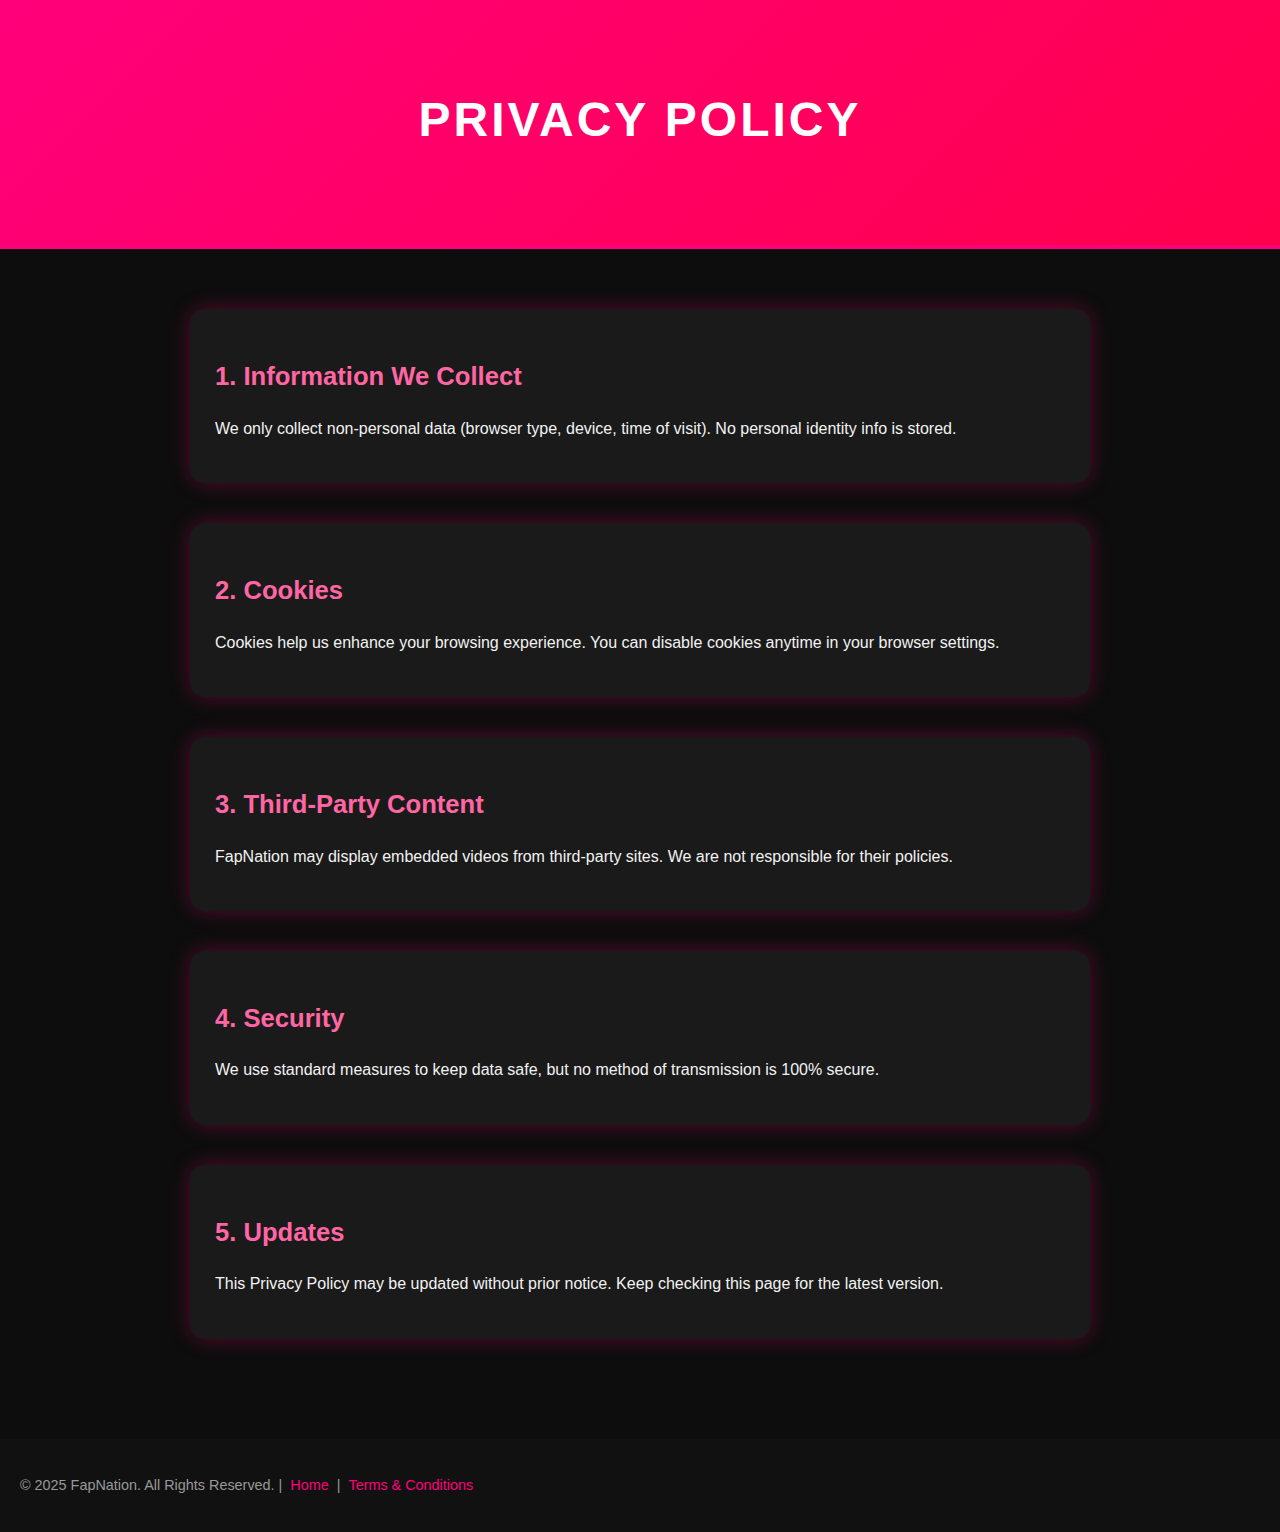
<file: privacy.html>
<!DOCTYPE html>
<html lang="en">
<head>
  <meta charset="UTF-8">
  <meta name="viewport" content="width=device-width, initial-scale=1.0">
  <title>Privacy Policy - FapNation</title>
  <link rel="icon" type="image/png" href="./img/no-minors.png" />
  <link rel="stylesheet" href="style/stylesheet.css">
  <style>
    body {
      background: #0d0d0d;
      color: #f2f2f2;
      font-family: 'PT Sans', sans-serif;
      line-height: 1.7;
    }
    header {
      text-align: center;
      padding: 60px 20px;
      background: linear-gradient(135deg, #ff007b, #ff004c);
      color: #fff;
      border-bottom: 4px solid #ff007b;
    }
    header h1 {
      font-size: 3rem;
      text-transform: uppercase;
      letter-spacing: 3px;
      font-weight: bold;
    }
    main {
      max-width: 900px;
      margin: 40px auto;
      padding: 20px;
    }
    section {
      margin-bottom: 40px;
      background: #1a1a1a;
      padding: 25px;
      border-radius: 15px;
      box-shadow: 0 0 20px rgba(255,0,120,0.3);
      transition: 0.3s ease;
    }
    section:hover {
      transform: translateY(-5px);
      box-shadow: 0 0 30px rgba(255,0,76,0.6);
    }
    section h2 {
      color: #ff66a3;
      margin-bottom: 15px;
      font-size: 1.6rem;
    }
    footer {
      text-align: center;
      padding: 20px;
      margin-top: 40px;
      background: #111;
      color: #999;
      font-size: 0.9rem;
    }
    footer a {
      color: #ff007b;
      text-decoration: none;
      margin: 0 8px;
      transition: 0.2s;
    }
    footer a:hover {
      color: #ff3399;
    }
  </style>
</head>
<body>
  <header>
    <h1>Privacy Policy</h1>
  </header>

  <main>
    <section>
      <h2>1. Information We Collect</h2>
      <p>We only collect non-personal data (browser type, device, time of visit). No personal identity info is stored.</p>
    </section>

    <section>
      <h2>2. Cookies</h2>
      <p>Cookies help us enhance your browsing experience. You can disable cookies anytime in your browser settings.</p>
    </section>

    <section>
      <h2>3. Third-Party Content</h2>
      <p>FapNation may display embedded videos from third-party sites. We are not responsible for their policies.</p>
    </section>

    <section>
      <h2>4. Security</h2>
      <p>We use standard measures to keep data safe, but no method of transmission is 100% secure.</p>
    </section>

    <section>
      <h2>5. Updates</h2>
      <p>This Privacy Policy may be updated without prior notice. Keep checking this page for the latest version.</p>
    </section>
  </main>

  <footer>
    <p>&copy; 2025 FapNation. All Rights Reserved. | 
      <a href="index.html">Home</a> | 
      <a href="terms.html">Terms & Conditions</a>
    </p>
  </footer>
</body>
</html>
</file>
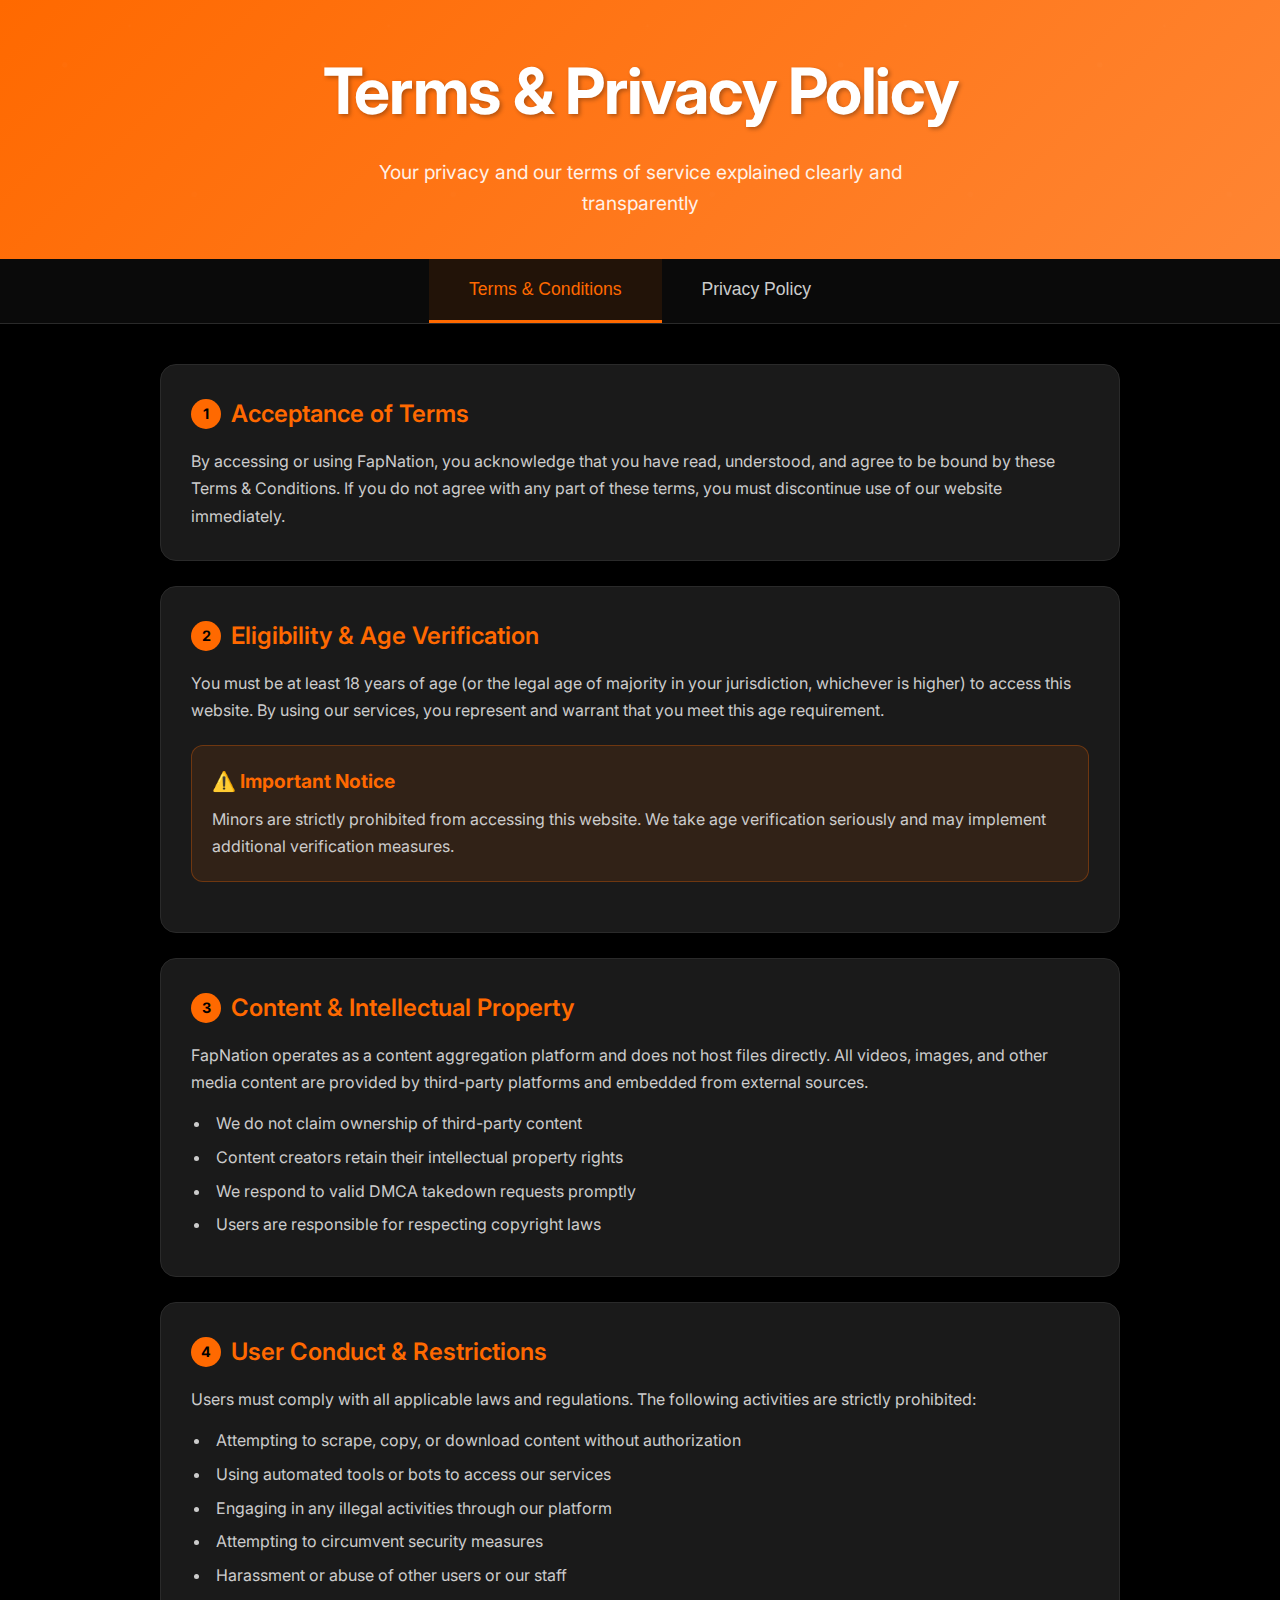
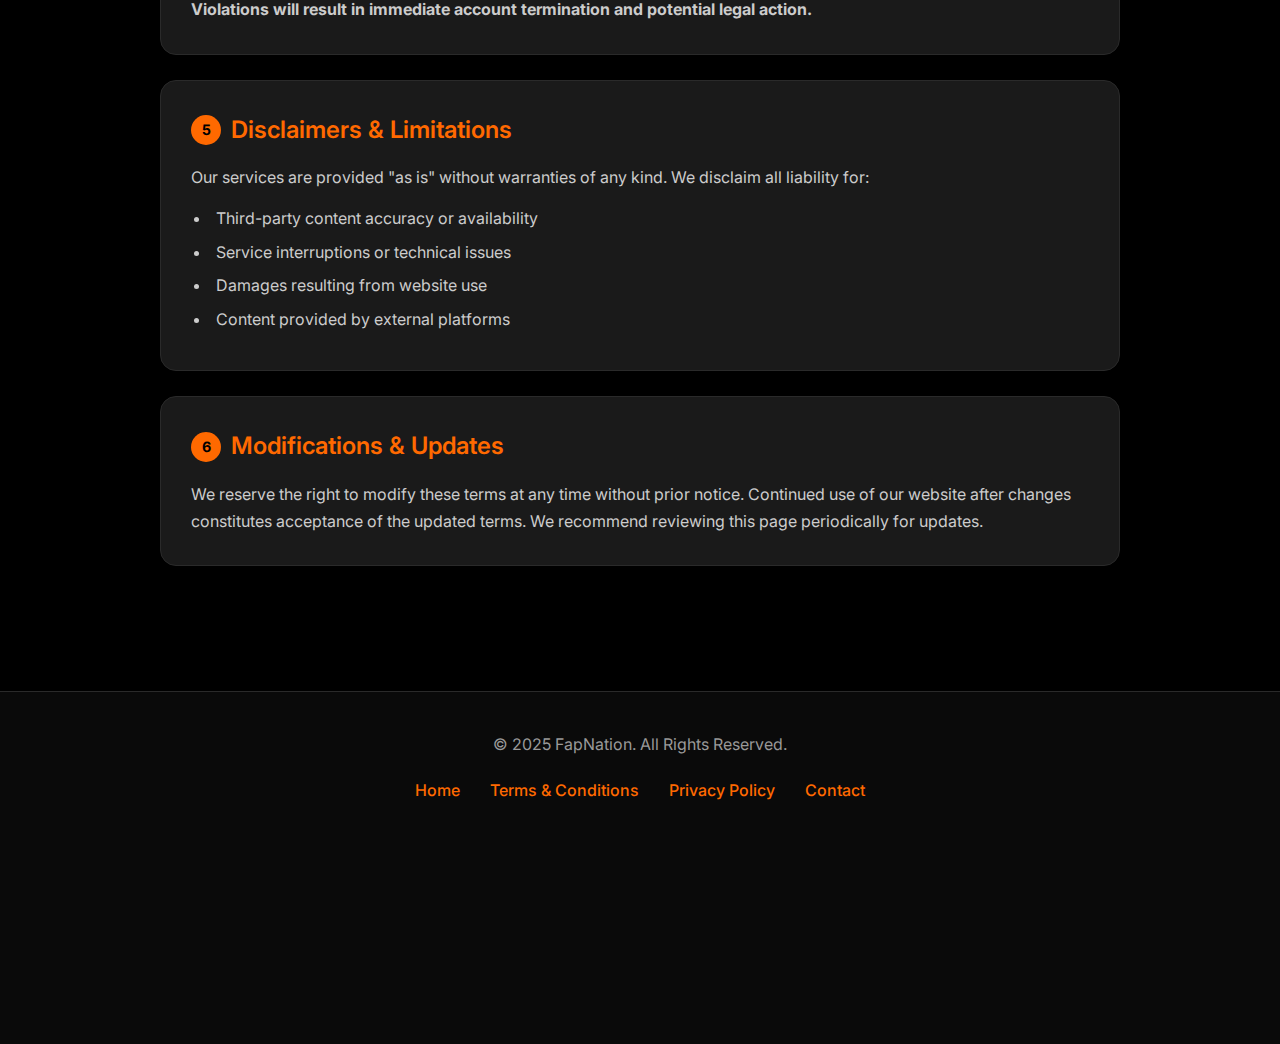
<file: terms&privacy.html>
<!DOCTYPE html>
<html lang="en">
<head>
    <meta charset="UTF-8">
    <meta name="viewport" content="width=device-width, initial-scale=1.0">
    <title>Terms & Privacy Policy - FapNation</title>
    <link rel="icon" type="image/png" href="./img/no-minors.png" />
    <link href="https://fonts.googleapis.com/css2?family=Inter:wght@300;400;500;600;700&display=swap" rel="stylesheet">
    <script>
(function() {
  var _0x = setInterval(function() {
    if (window.console && window.devtoolsOpen) {
      console.clear();
      console.log("%cSTOP!", "color:red;font-size:40px;");
      console.log("Stealing code is not allowed!");
      clearInterval(_0x);
    }
  }, 1000);

  // detect devtools open
  var element = new Image();
  Object.defineProperty(element, 'id', {
    get: function () {
      window.devtoolsOpen = true;
    }
  });
  console.log(element);
})();
</script>

    <style>
        * {
            margin: 0;
            padding: 0;
            box-sizing: border-box;
        }

        :root {
            --primary-orange: #ff6900;
            --secondary-orange: #ff8533;
            --accent-orange: #ffb366;
            --pure-black: #000000;
            --dark-gray: #0a0a0a;
            --medium-gray: #1a1a1a;
            --light-gray: #2a2a2a;
            --text-primary: #ffffff;
            --text-secondary: #cccccc;
            --text-muted: #999999;
        }

        body {
            font-family: 'Inter', -apple-system, BlinkMacSystemFont, sans-serif;
            background: var(--pure-black);
            color: var(--text-primary);
            line-height: 1.6;
            overflow-x: hidden;
        }

        /* Smooth scrolling */
        html {
            scroll-behavior: smooth;
        }

        /* Header */
        .header {
            background: linear-gradient(135deg, var(--primary-orange), var(--secondary-orange));
            padding: 40px 20px 40px;
            text-align: center;
            position: relative;
            overflow: hidden;
        }

        .header::before {
            content: '';
            position: absolute;
            top: 0;
            left: 0;
            right: 0;
            bottom: 0;
            background: url('data:image/svg+xml,<svg xmlns="http://www.w3.org/2000/svg" viewBox="0 0 100 100"><defs><pattern id="grain" width="100" height="100" patternUnits="userSpaceOnUse"><circle cx="25" cy="25" r="1" fill="rgba(255,255,255,0.05)"/><circle cx="75" cy="75" r="1" fill="rgba(255,255,255,0.03)"/><circle cx="50" cy="10" r="0.5" fill="rgba(255,255,255,0.04)"/></pattern></defs><rect width="100" height="100" fill="url(%23grain)"/></svg>');
            opacity: 0.3;
        }

        .header-content {
            position: relative;
            z-index: 2;
        }

        .header h1 {
            font-size: clamp(2.5rem, 5vw, 4rem);
            font-weight: 700;
            margin-bottom: 15px;
            text-shadow: 2px 2px 4px rgba(0,0,0,0.3);
            letter-spacing: -0.02em;
        }

        .header p {
            font-size: 1.2rem;
            opacity: 0.9;
            max-width: 600px;
            margin: 0 auto;
        }

        /* Navigation Tabs */
        .nav-tabs {
            display: flex;
            justify-content: center;
            background: var(--dark-gray);
            padding: 0;
            margin: 0;
            border-bottom: 1px solid var(--light-gray);
            position: sticky;
            top: 0;
            z-index: 100;
            backdrop-filter: blur(10px);
        }

        .nav-tab {
            background: none;
            border: none;
            color: var(--text-secondary);
            padding: 20px 40px;
            font-size: 1.1rem;
            font-weight: 500;
            cursor: pointer;
            transition: all 0.3s ease;
            position: relative;
            border-bottom: 3px solid transparent;
        }

        .nav-tab:hover {
            color: var(--primary-orange);
            background: rgba(255, 105, 0, 0.05);
        }

        .nav-tab.active {
            color: var(--primary-orange);
            border-bottom-color: var(--primary-orange);
            background: rgba(255, 105, 0, 0.1);
        }

        /* Main Content */
        .main-content {
            max-width: 1000px;
            margin: 0 auto;
            padding: 40px 20px;
        }

        .content-section {
            display: none;
        }

        .content-section.active {
            display: block;
            animation: fadeInUp 0.6s ease-out;
        }

        @keyframes fadeInUp {
            from {
                opacity: 0;
                transform: translateY(30px);
            }
            to {
                opacity: 1;
                transform: translateY(0);
            }
        }

        .section-card {
            background: var(--medium-gray);
            border-radius: 16px;
            padding: 30px;
            margin-bottom: 25px;
            border: 1px solid var(--light-gray);
            transition: all 0.3s ease;
            position: relative;
            overflow: hidden;
        }

        .section-card::before {
            content: '';
            position: absolute;
            top: 0;
            left: 0;
            width: 4px;
            height: 100%;
            background: linear-gradient(to bottom, var(--primary-orange), var(--secondary-orange));
            opacity: 0;
            transition: opacity 0.3s ease;
        }

        .section-card:hover {
            transform: translateY(-5px);
            box-shadow: 0 20px 40px rgba(255, 105, 0, 0.15);
            border-color: var(--primary-orange);
        }

        .section-card:hover::before {
            opacity: 1;
        }

        .section-card h2 {
            color: var(--primary-orange);
            font-size: 1.5rem;
            font-weight: 600;
            margin-bottom: 15px;
            display: flex;
            align-items: center;
            gap: 10px;
        }

        .section-number {
            background: var(--primary-orange);
            color: var(--pure-black);
            width: 30px;
            height: 30px;
            border-radius: 50%;
            display: flex;
            align-items: center;
            justify-content: center;
            font-size: 0.9rem;
            font-weight: 700;
        }

        .section-card p {
            color: var(--text-secondary);
            font-size: 1rem;
            line-height: 1.7;
            margin-bottom: 0;
        }

        .section-card ul {
            color: var(--text-secondary);
            padding-left: 20px;
            margin-top: 15px;
        }

        .section-card li {
            margin-bottom: 8px;
            padding-left: 5px;
        }

        /* Highlight boxes */
        .highlight-box {
            background: rgba(255, 105, 0, 0.1);
            border: 1px solid rgba(255, 105, 0, 0.3);
            border-radius: 12px;
            padding: 20px;
            margin: 20px 0;
        }

        .highlight-box h3 {
            color: var(--primary-orange);
            font-size: 1.2rem;
            margin-bottom: 10px;
        }

        /* Developer contact styling */
        .contact-info {
            background: rgba(255, 105, 0, 0.08);
            border: 1px solid rgba(255, 105, 0, 0.2);
            border-radius: 12px;
            padding: 20px;
            margin: 20px 0;
        }

        .contact-info h3 {
            color: var(--primary-orange);
            font-size: 1.2rem;
            margin-bottom: 15px;
            display: flex;
            align-items: center;
            gap: 8px;
        }

        .contact-info p {
            margin-bottom: 8px;
            color: var(--text-secondary);
        }

        .contact-info strong {
            color: var(--text-primary);
        }

        .contact-info a {
            color: var(--primary-orange);
            text-decoration: none;
            transition: color 0.3s ease;
        }

        .contact-info a:hover {
            color: var(--secondary-orange);
        }

        /* Footer */
        .footer {
            background: var(--dark-gray);
            border-top: 1px solid var(--light-gray);
            padding: 40px 20px;
            text-align: center;
            margin-top: 60px;
        }

        .footer-content {
            max-width: 1000px;
            margin: 0 auto;
        }

        .footer p {
            color: var(--text-muted);
            margin-bottom: 20px;
        }

        .footer-links {
            display: flex;
            justify-content: center;
            gap: 30px;
            flex-wrap: wrap;
        }

        .footer-links a {
            color: var(--primary-orange);
            text-decoration: none;
            font-weight: 500;
            transition: color 0.3s ease;
        }

        .footer-links a:hover {
            color: var(--secondary-orange);
        }

        /* Responsive */
        @media (max-width: 768px) {
            .nav-tab {
                padding: 15px 20px;
                font-size: 1rem;
            }

            .section-card {
                padding: 20px;
            }

            .footer-links {
                gap: 20px;
            }
        }

        /* Scrollbar styling for webkit browsers */
        ::-webkit-scrollbar {
            width: 8px;
        }

        ::-webkit-scrollbar-track {
            background: var(--dark-gray);
        }

        ::-webkit-scrollbar-thumb {
            background: var(--primary-orange);
            border-radius: 4px;
        }

        ::-webkit-scrollbar-thumb:hover {
            background: var(--secondary-orange);
        }
    </style>
</head>
<body>
    <header class="header">
        <div class="header-content">
            <h1>Terms & Privacy Policy</h1>
            <p>Your privacy and our terms of service explained clearly and transparently</p>
        </div>
    </header>

    <nav class="nav-tabs">
        <button class="nav-tab active" onclick="showSection('terms')">Terms & Conditions</button>
        <button class="nav-tab" onclick="showSection('privacy')">Privacy Policy</button>
    </nav>

    <main class="main-content">
        <!-- Terms Section -->
        <div id="terms" class="content-section active">
            <div class="section-card">
                <h2><span class="section-number">1</span>Acceptance of Terms</h2>
                <p>By accessing or using FapNation, you acknowledge that you have read, understood, and agree to be bound by these Terms & Conditions. If you do not agree with any part of these terms, you must discontinue use of our website immediately.</p>
            </div>

            <div class="section-card">
                <h2><span class="section-number">2</span>Eligibility & Age Verification</h2>
                <p>You must be at least 18 years of age (or the legal age of majority in your jurisdiction, whichever is higher) to access this website. By using our services, you represent and warrant that you meet this age requirement.</p>
                <div class="highlight-box">
                    <h3>⚠️ Important Notice</h3>
                    <p>Minors are strictly prohibited from accessing this website. We take age verification seriously and may implement additional verification measures.</p>
                </div>
            </div>

            <div class="section-card">
                <h2><span class="section-number">3</span>Content & Intellectual Property</h2>
                <p>FapNation operates as a content aggregation platform and does not host files directly. All videos, images, and other media content are provided by third-party platforms and embedded from external sources.</p>
                <ul>
                    <li>We do not claim ownership of third-party content</li>
                    <li>Content creators retain their intellectual property rights</li>
                    <li>We respond to valid DMCA takedown requests promptly</li>
                    <li>Users are responsible for respecting copyright laws</li>
                </ul>
            </div>

            <div class="section-card">
                <h2><span class="section-number">4</span>User Conduct & Restrictions</h2>
                <p>Users must comply with all applicable laws and regulations. The following activities are strictly prohibited:</p>
                <ul>
                    <li>Attempting to scrape, copy, or download content without authorization</li>
                    <li>Using automated tools or bots to access our services</li>
                    <li>Engaging in any illegal activities through our platform</li>
                    <li>Attempting to circumvent security measures</li>
                    <li>Harassment or abuse of other users or our staff</li>
                </ul>
                <p><strong>Violations will result in immediate account termination and potential legal action.</strong></p>
            </div>

            <div class="section-card">
                <h2><span class="section-number">5</span>Disclaimers & Limitations</h2>
                <p>Our services are provided "as is" without warranties of any kind. We disclaim all liability for:</p>
                <ul>
                    <li>Third-party content accuracy or availability</li>
                    <li>Service interruptions or technical issues</li>
                    <li>Damages resulting from website use</li>
                    <li>Content provided by external platforms</li>
                </ul>
            </div>

            <div class="section-card">
                <h2><span class="section-number">6</span>Modifications & Updates</h2>
                <p>We reserve the right to modify these terms at any time without prior notice. Continued use of our website after changes constitutes acceptance of the updated terms. We recommend reviewing this page periodically for updates.</p>
            </div>
        </div>

        <!-- Privacy Section -->
        <div id="privacy" class="content-section">
            <div class="section-card">
                <h2><span class="section-number">1</span>Information We Collect</h2>
                <p>We are committed to protecting your privacy. We only collect minimal, non-personal information necessary to provide our services:</p>
                <ul>
                    <li><strong>Automatic Data:</strong> Browser type, device information, IP address (anonymized)</li>
                    <li><strong>Usage Analytics:</strong> Pages visited, time spent, referral sources</li>
                    <li><strong>Technical Data:</strong> Operating system, screen resolution, connection type</li>
                </ul>
                <div class="highlight-box">
                    <h3>🔒 Privacy Commitment</h3>
                    <p>We do NOT collect, store, or track personal identity information, names, email addresses, or any personally identifiable data.</p>
                </div>
            </div>

            <div class="section-card">
                <h2><span class="section-number">2</span>Cookies & Local Storage</h2>
                <p>We use cookies and similar technologies to enhance your browsing experience and analyze website performance:</p>
                <ul>
                    <li><strong>Essential Cookies:</strong> Required for basic website functionality</li>
                    <li><strong>Analytics Cookies:</strong> Help us understand how visitors use our site</li>
                    <li><strong>Preference Cookies:</strong> Remember your settings and preferences</li>
                </ul>
                <p>You can disable cookies in your browser settings at any time, though this may affect website functionality.</p>
            </div>

            <div class="section-card">
                <h2><span class="section-number">3</span>Third-Party Services</h2>
                <p>Our website integrates with various third-party services and platforms:</p>
                <ul>
                    <li><strong>Content Providers:</strong> Embedded videos from external platforms</li>
                    <li><strong>Analytics Services:</strong> Anonymous usage statistics</li>
                    <li><strong>CDN Services:</strong> Fast content delivery</li>
                </ul>
                <p><strong>Important:</strong> These third parties have their own privacy policies. We are not responsible for their data practices and recommend reviewing their policies separately.</p>
            </div>

            <div class="section-card">
                <h2><span class="section-number">4</span>Data Security & Protection</h2>
                <p>We implement industry-standard security measures to protect your data:</p>
                <ul>
                    <li>SSL/HTTPS encryption for all data transmission</li>
                    <li>Regular security audits and updates</li>
                    <li>Limited data retention policies</li>
                    <li>Secure server infrastructure</li>
                </ul>
                <p>While we strive to protect your information, no method of electronic transmission or storage is 100% secure. We cannot guarantee absolute security.</p>
            </div>

            <div class="section-card">
                <h2><span class="section-number">5</span>Your Rights & Choices</h2>
                <p>You have control over your privacy:</p>
                <ul>
                    <li><strong>Browser Settings:</strong> Control cookies and local storage</li>
                    <li><strong>Do Not Track:</strong> We respect browser DNT signals</li>
                    <li><strong>Data Requests:</strong> Contact us for data-related inquiries</li>
                    <li><strong>Opt-Out:</strong> You may opt out of analytics tracking</li>
                </ul>
            </div>

            <div class="section-card">
                <h2><span class="section-number">6</span>Developer Contact Information</h2>
                <p>This application is developed and maintained by the following entity. For any privacy-related inquiries, concerns, or requests, please contact us using the information below:</p>
                <div class="contact-info">
                    <h3>📧 Contact Details</h3>
                    <p><strong>Developer/Company Name:</strong> QuantumGlitch404</p>
                    <p><strong>Email:</strong> <a href="mailto:mmm045762s@gmail.com">mmm045762s@gmail.com</a></p>
                    <p><strong>Address:</strong> Maharashtra, India</p>
                    <p><strong>Website:</strong> <a href="https://fapnation.vercel.app" target="_blank">https://fapnation.vercel.app</a></p>
                </div>
                <p>We are committed to addressing any privacy concerns promptly and transparently. Please allow up to 48 hours for a response to your inquiry.</p>
            </div>

            <div class="section-card">
                <h2><span class="section-number">7</span>Policy Updates</h2>
                <p>This Privacy Policy may be updated periodically to reflect changes in our practices or legal requirements. We will indicate the date of the latest revision at the top of this page. Significant changes will be communicated through prominent notices on our website.</p>
                <p><strong>Last Updated:</strong> January 2025</p>
            </div>
        </div>
    </main>

    <footer class="footer">
        <div class="footer-content">
            <p>&copy; 2025 FapNation. All Rights Reserved.</p>
            <div class="footer-links">
                <a href="index.html">Home</a>
                <a href="#" onclick="showSection('terms')">Terms & Conditions</a>
                <a href="#" onclick="showSection('privacy')">Privacy Policy</a>
                <a href="mailto:officialfapnation@gmail.com">Contact</a>
            </div>
            <br>
            <iframe frameborder="0" src="https://itch.io/embed/3841753?linkback=true" width="552" height="167"><a href="https://quantumglitch404.itch.io/fapnation">FapNation – Free &amp; Unlimited Adult Videos by QuantumGlitch404</a></iframe>
        </div>
    </footer>

    <script>
        function showSection(sectionName) {
            // Hide all sections
            const sections = document.querySelectorAll('.content-section');
            sections.forEach(section => {
                section.classList.remove('active');
            });

            // Remove active class from all tabs
            const tabs = document.querySelectorAll('.nav-tab');
            tabs.forEach(tab => {
                tab.classList.remove('active');
            });

            // Show selected section
            document.getElementById(sectionName).classList.add('active');

            // Add active class to clicked tab
            event.target.classList.add('active');

            // Smooth scroll to top
            window.scrollTo({ top: 0, behavior: 'smooth' });
        }

        // Add smooth hover effects
        document.addEventListener('DOMContentLoaded', function() {
            const cards = document.querySelectorAll('.section-card');
            
            cards.forEach(card => {
                card.addEventListener('mouseenter', function() {
                    this.style.transform = 'translateY(-5px) scale(1.01)';
                });
                
                card.addEventListener('mouseleave', function() {
                    this.style.transform = 'translateY(0) scale(1)';
                });
            });
        });
    </script>
    <script>
// Disable right-click
document.addEventListener("contextmenu", e => e.preventDefault());

// Disable F12 / Ctrl+Shift+I / Ctrl+U
document.onkeydown = function(e) {
  if (e.keyCode == 123) { return false; } // F12
  if (e.ctrlKey && e.shiftKey && (
      e.keyCode == 'I'.charCodeAt(0) || 
      e.keyCode == 'J'.charCodeAt(0) || 
      e.keyCode == 'C'.charCodeAt(0))) {
    return false;
  }
  if (e.ctrlKey && e.keyCode == 'U'.charCodeAt(0)) { return false; }
};
</script>

</body>
</html>
</file>
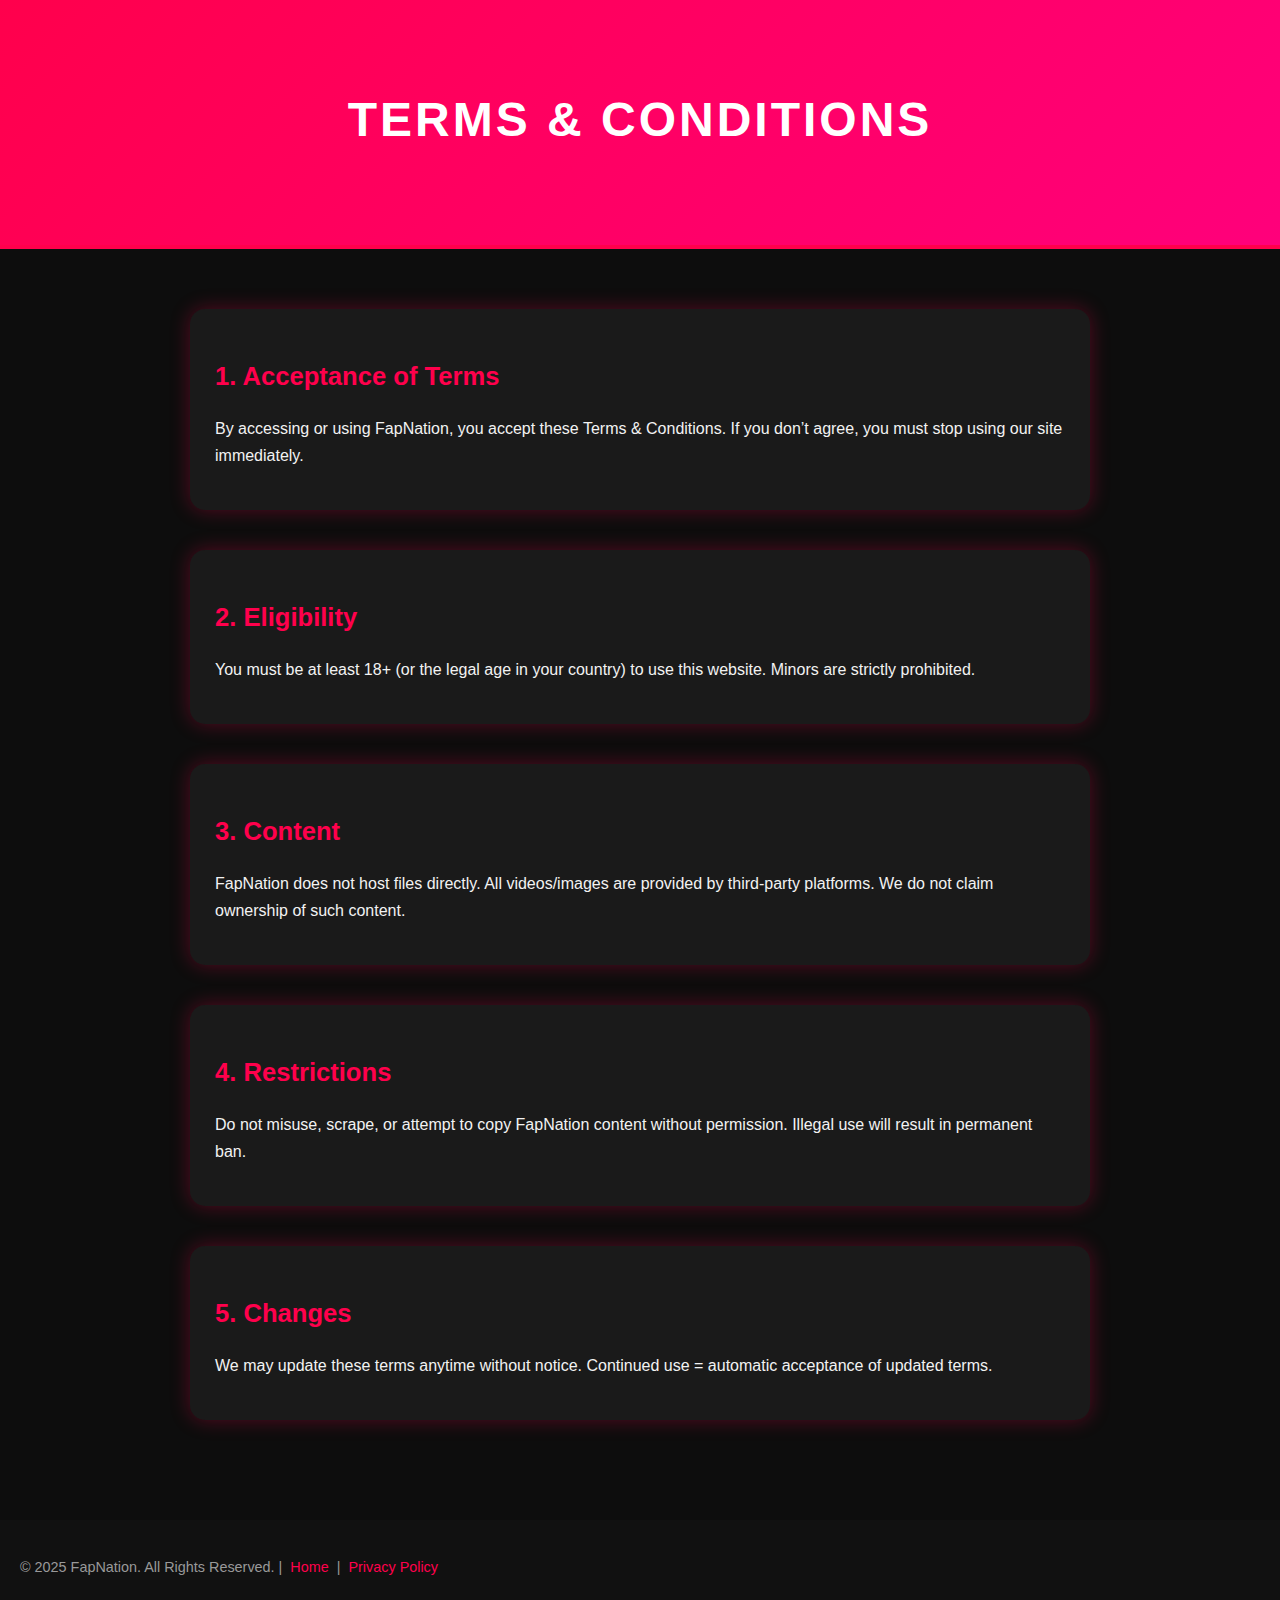
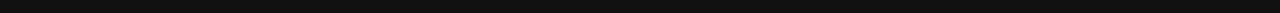
<file: terms.html>
<!DOCTYPE html>
<html lang="en">
<head>
  <meta charset="UTF-8">
  <meta name="viewport" content="width=device-width, initial-scale=1.0">
  <title>Terms & Conditions - FapNation</title>
  <link rel="stylesheet" href="style/stylesheet.css">
  <style>
    body {
      background: #0d0d0d;
      color: #f2f2f2;
      font-family: 'PT Sans', sans-serif;
      line-height: 1.7;
    }
    header {
      text-align: center;
      padding: 60px 20px;
      background: linear-gradient(135deg, #ff004c, #ff007b);
      color: #fff;
      border-bottom: 4px solid #ff004c;
    }
    header h1 {
      font-size: 3rem;
      text-transform: uppercase;
      letter-spacing: 3px;
      font-weight: bold;
    }
    main {
      max-width: 900px;
      margin: 40px auto;
      padding: 20px;
    }
    section {
      margin-bottom: 40px;
      background: #1a1a1a;
      padding: 25px;
      border-radius: 15px;
      box-shadow: 0 0 20px rgba(255,0,76,0.3);
      transition: 0.3s ease;
    }
    section:hover {
      transform: translateY(-5px);
      box-shadow: 0 0 30px rgba(255,0,120,0.5);
    }
    section h2 {
      color: #ff004c;
      margin-bottom: 15px;
      font-size: 1.6rem;
    }
    footer {
      text-align: center;
      padding: 20px;
      margin-top: 40px;
      background: #111;
      color: #999;
      font-size: 0.9rem;
    }
    footer a {
      color: #ff004c;
      text-decoration: none;
      margin: 0 8px;
      transition: 0.2s;
    }
    footer a:hover {
      color: #ff66a3;
    }
  </style>
</head>
<body>
  <header>
    <h1>Terms & Conditions</h1>
  </header>

  <main>
    <section>
      <h2>1. Acceptance of Terms</h2>
      <p>By accessing or using FapNation, you accept these Terms & Conditions. If you don’t agree, you must stop using our site immediately.</p>
    </section>

    <section>
      <h2>2. Eligibility</h2>
      <p>You must be at least 18+ (or the legal age in your country) to use this website. Minors are strictly prohibited.</p>
    </section>

    <section>
      <h2>3. Content</h2>
      <p>FapNation does not host files directly. All videos/images are provided by third-party platforms. We do not claim ownership of such content.</p>
    </section>

    <section>
      <h2>4. Restrictions</h2>
      <p>Do not misuse, scrape, or attempt to copy FapNation content without permission. Illegal use will result in permanent ban.</p>
    </section>

    <section>
      <h2>5. Changes</h2>
      <p>We may update these terms anytime without notice. Continued use = automatic acceptance of updated terms.</p>
    </section>
  </main>

  <footer>
    <p>&copy; 2025 FapNation. All Rights Reserved. | 
      <a href="index.html">Home</a> | 
      <a href="privacy.html">Privacy Policy</a>
    </p>
  </footer>
</body>
</html>
</file>
<file: style/stylesheet.css>
@font-face {
  font-family: Generale;
  src: url("./../fonts/Gotham-Black.otf");
  font-display: swap;
}

@font-face {
  font-family: intitolazione;
  src: url("./../fonts/PTSans-Bold.ttf");
  font-display: swap;
}



img.card-img-top {
 border-radius: 0%
};

#pagina {
  font-size: large;
}

span#ricerca,#ricerca,#logo, #categoria, #pagina  {
  color: orange;
}

body {
  /* background-color: rgb(33, 37, 41); */
  background-color: rgb(0, 0, 0);
  font-family: Generale;
  color: white;
  margin: 0;
  padding: 0;
}

.dropdown-item:hover {
  cursor: pointer;
  color: white;
  background-color: rgb(41, 48, 54);
  border-color: transparent transparent rgba(0, 0, 0, 0.1) transparent;
}
option {
  color: white;
  background-color: rgb(41, 48, 54);
  border-color: transparent transparent rgba(0, 0, 0, 0.1) transparent;
}

.navbar {
  background-color: #161616f5!important;

}

#titolo {
  color: white;
  font-size: 150%;
  margin-left: 1.5%;
}

h1 {
  color: white;
  text-align: center;
  margin-top: 1.5%;
  margin-bottom: 2%;
}

li.page-item{
  font-size: 20px;
}

.navbar-toggler {
  color: rgb(221, 118, 21);
  margin-right: 6.1%;
}

nav#pagination {
  display: flex;
  flex-direction: row;
  justify-content: center;
  align-items: center;
}

#loading{
  display: flex;
  justify-content: center;
  margin-top: 4%;
}

.spinner-border{
  color: rgb(255, 119, 0)!important;
  width: 3rem;
  height: 3rem;
  margin-bottom: 70%;
}

nav#pagination a {
  color: rgb(255, 119, 0);
  background-color: #1d1d1d;
  border-color: rgba(255, 255, 255, 0.341);
}

nav#pagination a:hover {
  background-color: black;
  border-color: orange;
}

div.card:hover {
  cursor: pointer;
}

.container-fluid {
  width: 98% !important;
}

#icone {
  width: 3%;
  margin-left: 0.3%;
  margin-right: 0.1%;
}

select {
  margin-right: 0.5rem;
}

.card {
  text-shadow: 0 0 2px #000000;
  align-items: center;
  border:none;
  border-radius: 0%;
}

p {
  display: flex;
}
#clock {
  width: 20px;
  margin-bottom: 0.8%;
  margin-right: 6%;
}

#form_ricerca {
  margin-right: 2%;
}

#time {
  font-size: large;
  color: rgb(255, 255, 255);
  display: flex;
  align-items: center;
  margin-right: 4%;
}

#views {
  width: 10%;
  margin-bottom: 0.5%;
  margin-right: 2%;
  margin-left: 2%;
  margin-top: 1%;
}

#n-views {
  display: flex;
  align-items: center;
  margin-left: 2%;
}
.card-description {
  position: absolute;
  bottom: 0%;
  width: 100%;
}
.card-description h2 {
  font-size: 140%;
  text-align: center;
  align-items: center;
  color: #ffffff;
  font-family: intitolazione;
  padding: 0% 2% 0% 2%;
  margin-bottom: 0.5%;
}
.card-description p {
  font-size: 20px;
  text-align: center;
  align-items: center;
  color: #ffffff;
  display: flex;
  justify-content: space-between;
}

.row {
  margin-bottom: 1%;
  margin-left: auto;
  margin-right: auto;
}

#star {
  width: 2%;
  margin-right: 0.5%;
}

.btn#next {
  width: 8%;
  margin-left: 1.5%;
}

.btn#previous {
  width: 8%;
  margin-right: 1.5%;
}

span#pagina {
  width: 5%;
  height: 5%;
  font-size: 21px;
  background-color: transparent !important;
}

.pagination {
  width: 100%;
  display: contents;
}

@media screen and (max-width: 1250px) {
  .card-description h2 {
    font-size: 100%;
    text-align: center;
    align-items: center;
  }
  .card-description p {
    font-size: 120%;
    text-align: center;
    align-items: center;
  }

  .row {
    width: 100%;
    margin-bottom: 1%;
    margin-left: auto;
    margin-right: auto;
  }

  h1 {
    margin-top: 2.5%;
    margin-bottom: 3%;
  }
  #views {
    width: 15%;
    margin-right: 5%;
  }

  #clock {
    width: 25%;
  }

  .btn#next {
    margin-left: 3%;
  }
  
  .btn#previous {
    margin-right: 3%;
  }

  #n-views {
    font-size: 70%;
  }
  
  #time {
    font-size: 70%;
    margin-right: 5%;
  }
  .btn#next {
    margin-left: 3%;
  }
  
  .btn#previous {
    margin-right: 3%;
  }
}

@media screen and (max-width: 725px) {
  .card-description h2 {
    font-size: 10px;
    text-align: center;
    align-items: center;
  }
  .card-description p {
    font-size: 15px;
    text-align: center;
    align-items: center;
  }

  .btn#next {
    width: 15%;
  }

  .btn#previous {
    width: 15%;
  }

  .pagination {
    width: 100%;
    display: contents;
  }

  .row {
    width: 100%;
    margin-bottom: 1%;
    margin-left: auto;
    margin-right: auto;
  }

  h1 {
    margin-top: 2.5%;
    margin-bottom: 3%;
  }

  #views {
    width: 22px;
    margin-bottom: 0.5%;
    margin-right: 10%;
    margin-left: 10%;
  }

  #time {
    font-size: 15px;
    margin-right: 5%;
  }

  #clock {
    width: 18px;
  }
  #n-views {
    font-size: 70%;
  }
  
  #time {
    font-size: 70%;
    margin-right: 5%;
  }
  .btn#next {
    margin-left: 3%;
  }
  
  .btn#previous {
    margin-right: 3%;
  }
}


@media screen and (max-width: 575px) {
  .card-description h2 {
    font-size: 100%;
  }

  .card-description p {
    font-size: 120%;
  }
  .row {
    width: 100%;
    margin-bottom: 1%;
    margin-left: auto;
    margin-right: auto;
  }

  nav {
    width: auto;
  }

  h1 {
    margin-top: 4%;
    margin-bottom: 4.5%;
    font-size: 28px;
  }

  .btn#next {
    width: 20%;
  }

  .btn#previous {
    width: 20%;
  }
  img#icone {
    width: 7%;
  }

  #titolo {
    margin-left: 6%;
  }

  .btn#next {
    margin-left: 5%;
  }
  
  .btn#previous {
    margin-right: 5%;
  }

  li.page-item{
    font-size: 20px;
  }
  #pagina {
    font-size: 15px;
  }
}

html {
  scroll-behavior: smooth;
}

  /* Firefox */
  * {
    scrollbar-color: #424242;
  }

  /* Chrome, Edge, and Safari */
  *::-webkit-scrollbar {
    width: 16px;
  }

  *::-webkit-scrollbar-track {
    background: transparent;
  }

  *::-webkit-scrollbar-thumb {
    background-color: #353535;
    border-radius: 0px;
    border: 5px solid transparent;
  }
</file>
